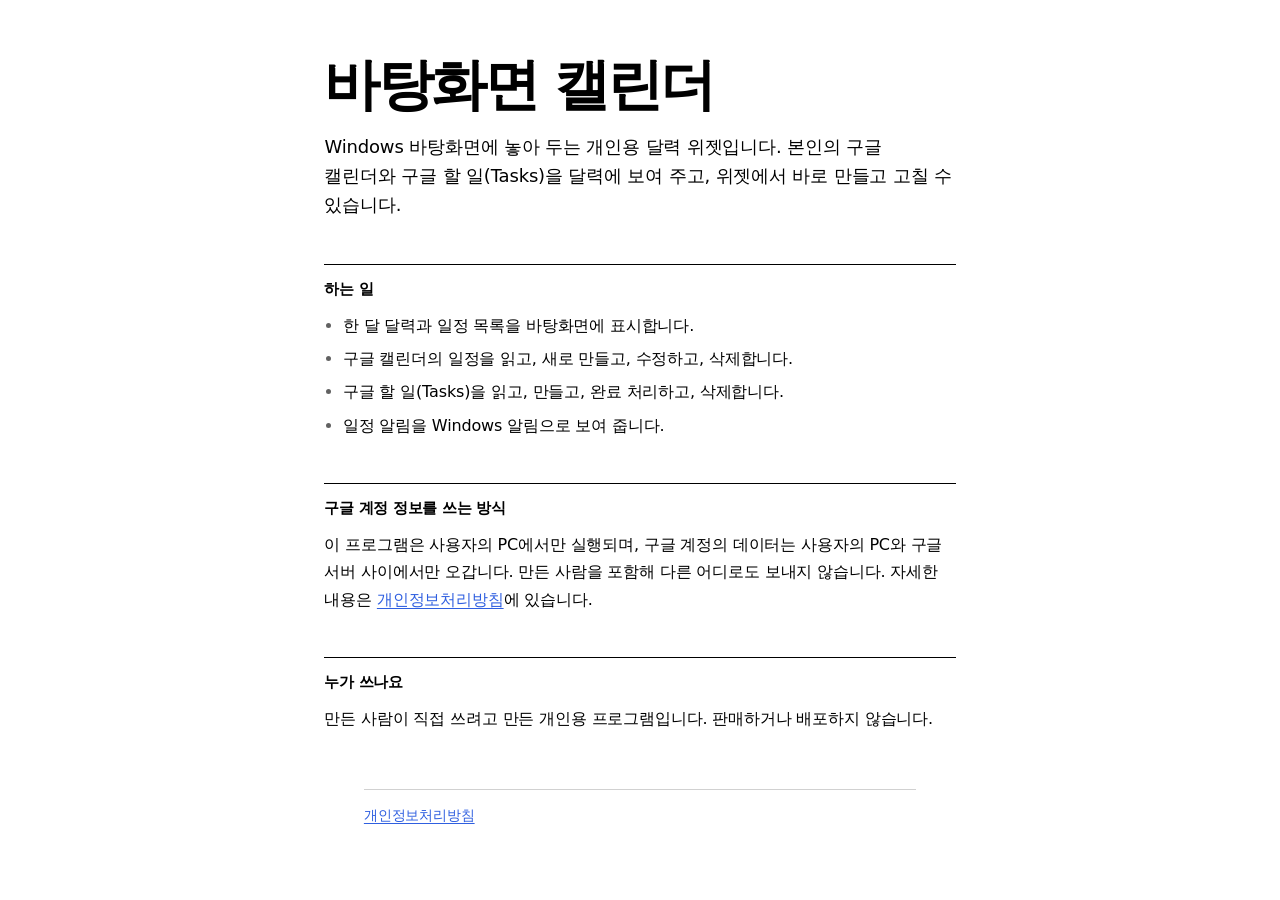
<file: index.html>
<!doctype html>
<html lang="ko">
<head>
  <meta charset="utf-8" />
  <meta name="viewport" content="width=device-width, initial-scale=1" />
  <title>바탕화면 캘린더</title>
  <link rel="stylesheet" href="style.css" />
</head>
<body>
  <main>
    <h1>바탕화면 캘린더</h1>
    <p class="lead">Windows 바탕화면에 놓아 두는 개인용 달력 위젯입니다. 본인의 구글 캘린더와 구글 할 일(Tasks)을 달력에 보여 주고, 위젯에서 바로 만들고 고칠 수 있습니다.</p>

    <h2>하는 일</h2>
    <ul>
      <li>한 달 달력과 일정 목록을 바탕화면에 표시합니다.</li>
      <li>구글 캘린더의 일정을 읽고, 새로 만들고, 수정하고, 삭제합니다.</li>
      <li>구글 할 일(Tasks)을 읽고, 만들고, 완료 처리하고, 삭제합니다.</li>
      <li>일정 알림을 Windows 알림으로 보여 줍니다.</li>
    </ul>

    <h2>구글 계정 정보를 쓰는 방식</h2>
    <p>이 프로그램은 사용자의 PC에서만 실행되며, 구글 계정의 데이터는 사용자의 PC와 구글 서버 사이에서만 오갑니다. 만든 사람을 포함해 다른 어디로도 보내지 않습니다. 자세한 내용은 <a href="privacy.html">개인정보처리방침</a>에 있습니다.</p>

    <h2>누가 쓰나요</h2>
    <p>만든 사람이 직접 쓰려고 만든 개인용 프로그램입니다. 판매하거나 배포하지 않습니다.</p>
  </main>
  <footer><a href="privacy.html">개인정보처리방침</a></footer>
</body>
</html>
</file>
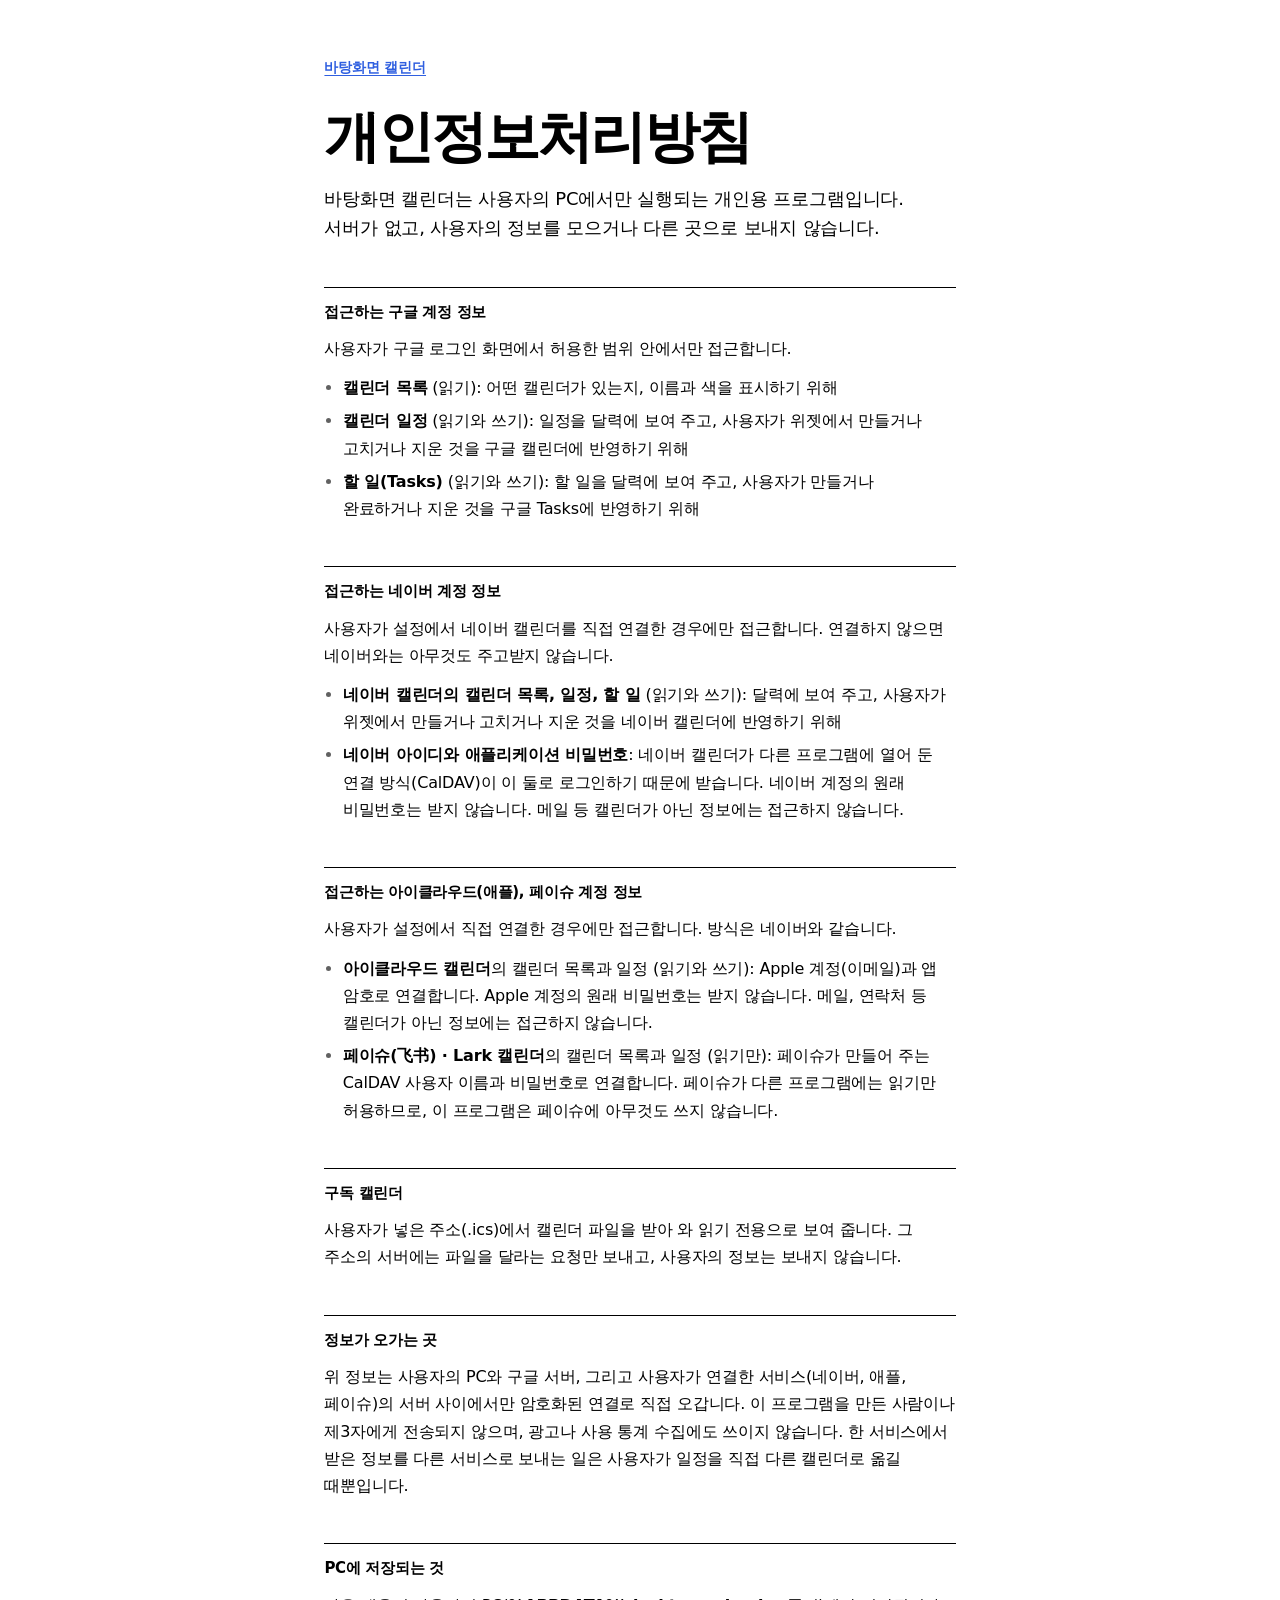
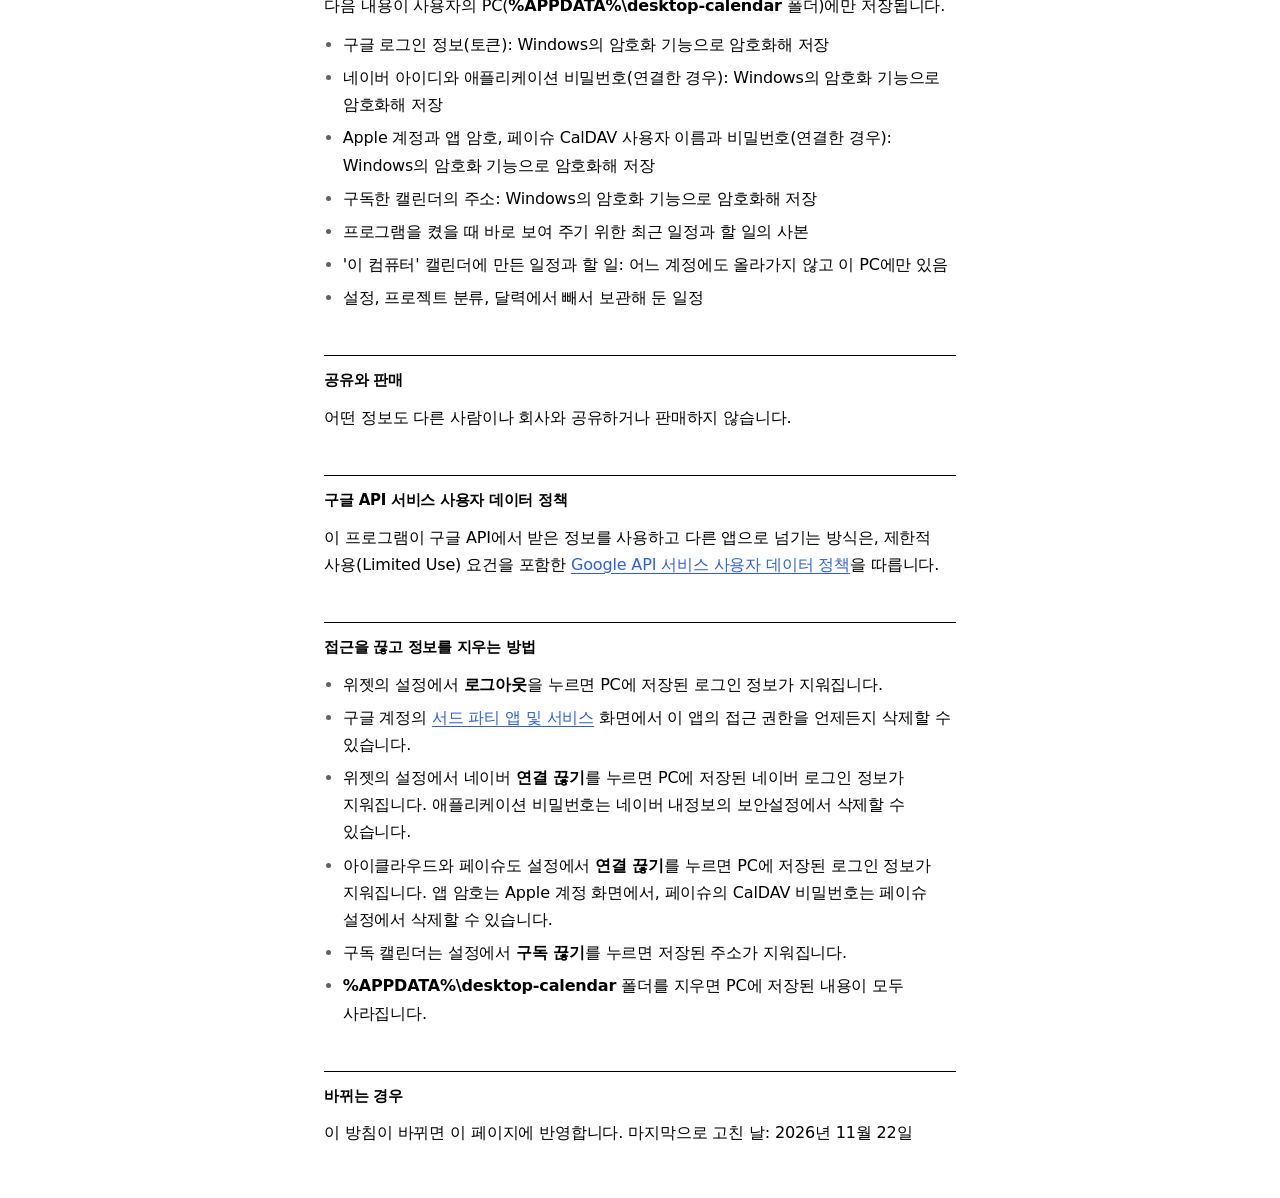
<file: privacy.html>
<!doctype html>
<html lang="ko">
<head>
  <meta charset="utf-8" />
  <meta name="viewport" content="width=device-width, initial-scale=1" />
  <title>개인정보처리방침 · 바탕화면 캘린더</title>
  <link rel="stylesheet" href="style.css" />
</head>
<body>
  <main>
    <p class="back"><a href="index.html">바탕화면 캘린더</a></p>
    <h1>개인정보처리방침</h1>
    <p class="lead">바탕화면 캘린더는 사용자의 PC에서만 실행되는 개인용 프로그램입니다. 서버가 없고, 사용자의 정보를 모으거나 다른 곳으로 보내지 않습니다.</p>

    <h2>접근하는 구글 계정 정보</h2>
    <p>사용자가 구글 로그인 화면에서 허용한 범위 안에서만 접근합니다.</p>
    <ul>
      <li><b>캘린더 목록</b> (읽기): 어떤 캘린더가 있는지, 이름과 색을 표시하기 위해</li>
      <li><b>캘린더 일정</b> (읽기와 쓰기): 일정을 달력에 보여 주고, 사용자가 위젯에서 만들거나 고치거나 지운 것을 구글 캘린더에 반영하기 위해</li>
      <li><b>할 일(Tasks)</b> (읽기와 쓰기): 할 일을 달력에 보여 주고, 사용자가 만들거나 완료하거나 지운 것을 구글 Tasks에 반영하기 위해</li>
    </ul>

    <h2>접근하는 네이버 계정 정보</h2>
    <p>사용자가 설정에서 네이버 캘린더를 직접 연결한 경우에만 접근합니다. 연결하지 않으면 네이버와는 아무것도 주고받지 않습니다.</p>
    <ul>
      <li><b>네이버 캘린더의 캘린더 목록, 일정, 할 일</b> (읽기와 쓰기): 달력에 보여 주고, 사용자가 위젯에서 만들거나 고치거나 지운 것을 네이버 캘린더에 반영하기 위해</li>
      <li><b>네이버 아이디와 애플리케이션 비밀번호</b>: 네이버 캘린더가 다른 프로그램에 열어 둔 연결 방식(CalDAV)이 이 둘로 로그인하기 때문에 받습니다. 네이버 계정의 원래 비밀번호는 받지 않습니다. 메일 등 캘린더가 아닌 정보에는 접근하지 않습니다.</li>
    </ul>

    <h2>접근하는 아이클라우드(애플), 페이슈 계정 정보</h2>
    <p>사용자가 설정에서 직접 연결한 경우에만 접근합니다. 방식은 네이버와 같습니다.</p>
    <ul>
      <li><b>아이클라우드 캘린더</b>의 캘린더 목록과 일정 (읽기와 쓰기): Apple 계정(이메일)과 앱 암호로 연결합니다. Apple 계정의 원래 비밀번호는 받지 않습니다. 메일, 연락처 등 캘린더가 아닌 정보에는 접근하지 않습니다.</li>
      <li><b>페이슈(飞书) · Lark 캘린더</b>의 캘린더 목록과 일정 (읽기만): 페이슈가 만들어 주는 CalDAV 사용자 이름과 비밀번호로 연결합니다. 페이슈가 다른 프로그램에는 읽기만 허용하므로, 이 프로그램은 페이슈에 아무것도 쓰지 않습니다.</li>
    </ul>

    <h2>구독 캘린더</h2>
    <p>사용자가 넣은 주소(.ics)에서 캘린더 파일을 받아 와 읽기 전용으로 보여 줍니다. 그 주소의 서버에는 파일을 달라는 요청만 보내고, 사용자의 정보는 보내지 않습니다.</p>

    <h2>정보가 오가는 곳</h2>
    <p>위 정보는 사용자의 PC와 구글 서버, 그리고 사용자가 연결한 서비스(네이버, 애플, 페이슈)의 서버 사이에서만 암호화된 연결로 직접 오갑니다. 이 프로그램을 만든 사람이나 제3자에게 전송되지 않으며, 광고나 사용 통계 수집에도 쓰이지 않습니다. 한 서비스에서 받은 정보를 다른 서비스로 보내는 일은 사용자가 일정을 직접 다른 캘린더로 옮길 때뿐입니다.</p>

    <h2>PC에 저장되는 것</h2>
    <p>다음 내용이 사용자의 PC(<code>%APPDATA%\desktop-calendar</code> 폴더)에만 저장됩니다.</p>
    <ul>
      <li>구글 로그인 정보(토큰): Windows의 암호화 기능으로 암호화해 저장</li>
      <li>네이버 아이디와 애플리케이션 비밀번호(연결한 경우): Windows의 암호화 기능으로 암호화해 저장</li>
      <li>Apple 계정과 앱 암호, 페이슈 CalDAV 사용자 이름과 비밀번호(연결한 경우): Windows의 암호화 기능으로 암호화해 저장</li>
      <li>구독한 캘린더의 주소: Windows의 암호화 기능으로 암호화해 저장</li>
      <li>프로그램을 켰을 때 바로 보여 주기 위한 최근 일정과 할 일의 사본</li>
      <li>'이 컴퓨터' 캘린더에 만든 일정과 할 일: 어느 계정에도 올라가지 않고 이 PC에만 있음</li>
      <li>설정, 프로젝트 분류, 달력에서 빼서 보관해 둔 일정</li>
    </ul>

    <h2>공유와 판매</h2>
    <p>어떤 정보도 다른 사람이나 회사와 공유하거나 판매하지 않습니다.</p>

    <h2>구글 API 서비스 사용자 데이터 정책</h2>
    <p>이 프로그램이 구글 API에서 받은 정보를 사용하고 다른 앱으로 넘기는 방식은, 제한적 사용(Limited Use) 요건을 포함한 <a href="https://developers.google.com/terms/api-services-user-data-policy">Google API 서비스 사용자 데이터 정책</a>을 따릅니다.</p>

    <h2>접근을 끊고 정보를 지우는 방법</h2>
    <ul>
      <li>위젯의 설정에서 <b>로그아웃</b>을 누르면 PC에 저장된 로그인 정보가 지워집니다.</li>
      <li>구글 계정의 <a href="https://myaccount.google.com/permissions">서드 파티 앱 및 서비스</a> 화면에서 이 앱의 접근 권한을 언제든지 삭제할 수 있습니다.</li>
      <li>위젯의 설정에서 네이버 <b>연결 끊기</b>를 누르면 PC에 저장된 네이버 로그인 정보가 지워집니다. 애플리케이션 비밀번호는 네이버 내정보의 보안설정에서 삭제할 수 있습니다.</li>
      <li>아이클라우드와 페이슈도 설정에서 <b>연결 끊기</b>를 누르면 PC에 저장된 로그인 정보가 지워집니다. 앱 암호는 Apple 계정 화면에서, 페이슈의 CalDAV 비밀번호는 페이슈 설정에서 삭제할 수 있습니다.</li>
      <li>구독 캘린더는 설정에서 <b>구독 끊기</b>를 누르면 저장된 주소가 지워집니다.</li>
      <li><code>%APPDATA%\desktop-calendar</code> 폴더를 지우면 PC에 저장된 내용이 모두 사라집니다.</li>
    </ul>

    <h2>바뀌는 경우</h2>
    <p>이 방침이 바뀌면 이 페이지에 반영합니다. 마지막으로 고친 날: 2026년 11월 22일</p>
  </main>
</body>
</html>
</file>
<file: style.css>
/* The two public pages Google asks for before an OAuth app can be published: what the app is, and its privacy policy.
   Same language as the widget: ink on paper, one point colour, weight and size for hierarchy. */
:root { --ink: #000; --paper: #fff; --dim: rgb(0 0 0 / 0.62); --rule: rgb(0 0 0 / 0.18); --accent: #2f5fe0; }
@media (prefers-color-scheme: dark) {
  :root { --ink: #fff; --paper: #000; --dim: rgb(255 255 255 / 0.64); --rule: rgb(255 255 255 / 0.2); --accent: #7d9dff; }
}
* { box-sizing: border-box; }
html { background: var(--paper); color: var(--ink); }
body {
  margin: 0; padding: 56px 16px 40px;
  font: 400 16px/1.7 "Pretendard", "Segoe UI Variable Text", "Malgun Gothic", "Apple SD Gothic Neo", system-ui, sans-serif;
  letter-spacing: -0.01em; -webkit-font-smoothing: antialiased; word-break: keep-all;
}
main, footer { max-width: 62ch; margin: 0 auto; }
h1 { margin: 0 0 20px; font-size: clamp(34px, 8vw, 56px); font-weight: 800; line-height: 1.02; letter-spacing: -0.05em; }
h2 { margin: 44px 0 10px; padding-top: 12px; border-top: 1px solid var(--ink); font-size: 15px; font-weight: 800; letter-spacing: -0.02em; }
p { margin: 0 0 12px; }
.lead { font-size: 18px; line-height: 1.6; }
.back { margin-bottom: 28px; font-size: 14px; font-weight: 700; }
ul { margin: 0 0 12px; padding-left: 1.15em; }
li { margin-bottom: 6px; }
li::marker { color: var(--dim); }
a { color: var(--accent); text-underline-offset: 3px; }
a:focus-visible { outline: 2px solid var(--accent); outline-offset: 2px; }
code { font: inherit; font-weight: 650; }
footer { margin-top: 56px; padding-top: 14px; border-top: 1px solid var(--rule); font-size: 14px; color: var(--dim); }
</file>
